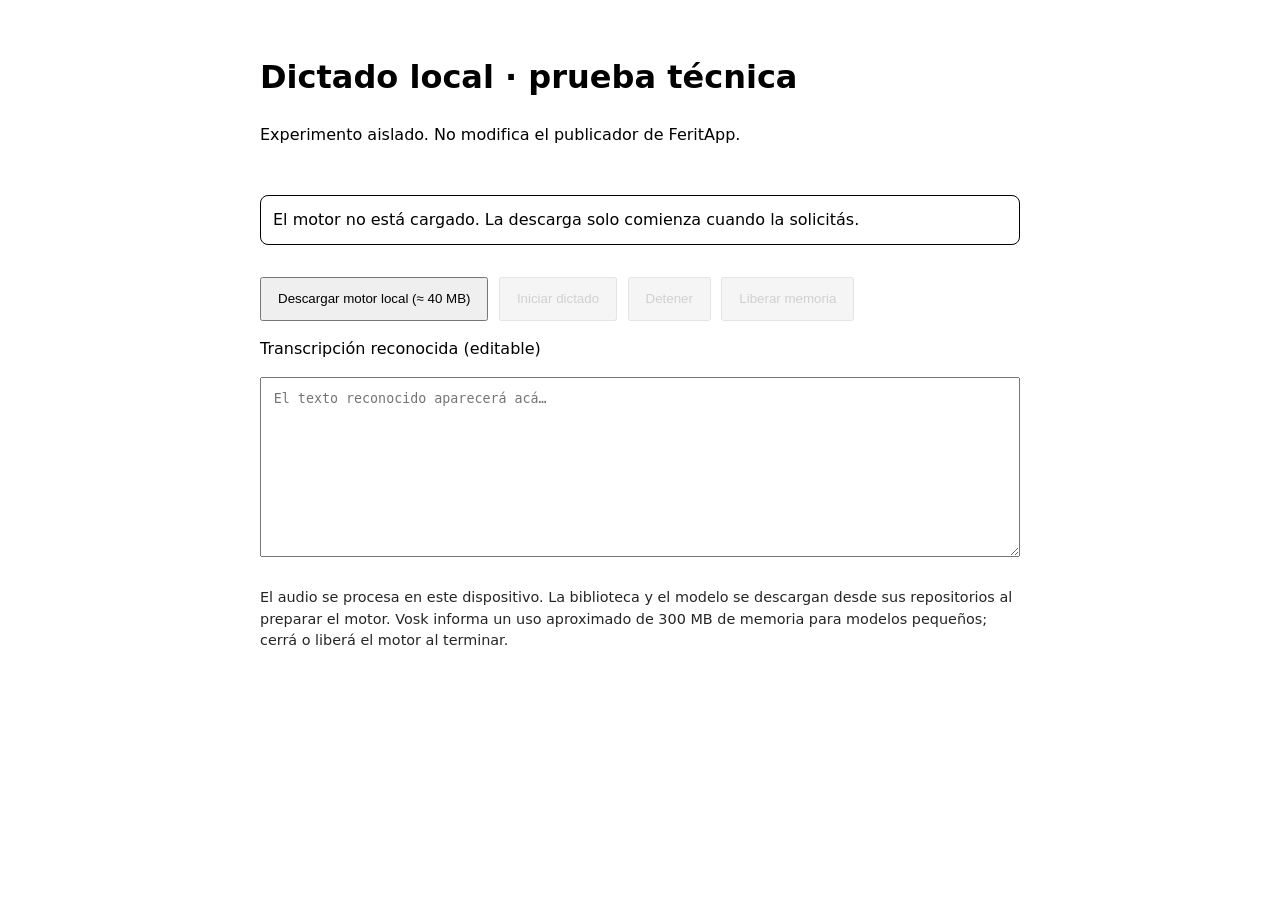
<file: tools/experiments/local-vosk/index.html>
<!doctype html>
<html lang="es">
<head>
  <meta charset="utf-8">
  <meta name="viewport" content="width=device-width, initial-scale=1">
  <meta name="robots" content="noindex,nofollow">
  <title>Experimento de dictado local · FeritApp</title>
  <style>
    :root { color-scheme: light dark; font: 16px/1.5 system-ui, sans-serif; }
    body { max-width: 760px; margin: 2rem auto; padding: 0 1rem; }
    main { display: grid; gap: 1rem; }
    .actions { display: flex; flex-wrap: wrap; gap: .65rem; }
    button { min-height: 44px; padding: .65rem 1rem; cursor: pointer; }
    button:disabled { cursor: not-allowed; opacity: .55; }
    textarea { width: 100%; min-height: 180px; box-sizing: border-box; padding: .8rem; }
    #status { padding: .75rem; border: 1px solid currentColor; border-radius: .5rem; }
    .warning { font-size: .9rem; opacity: .85; }
  </style>
  <script type="module" src="./app.js"></script>
</head>
<body>
  <main>
    <header>
      <h1>Dictado local · prueba técnica</h1>
      <p>Experimento aislado. No modifica el publicador de FeritApp.</p>
    </header>
    <p id="status" role="status" aria-live="polite">El motor no está cargado. La descarga solo comienza cuando la solicitás.</p>
    <div class="actions">
      <button id="loadEngine" type="button">Descargar motor local (≈ 40 MB)</button>
      <button id="startDictation" type="button" disabled>Iniciar dictado</button>
      <button id="stopDictation" type="button" disabled>Detener</button>
      <button id="releaseEngine" type="button" disabled>Liberar memoria</button>
    </div>
    <label for="transcript">Transcripción reconocida (editable)</label>
    <textarea id="transcript" maxlength="4000" placeholder="El texto reconocido aparecerá acá…"></textarea>
    <p class="warning">El audio se procesa en este dispositivo. La biblioteca y el modelo se descargan desde sus repositorios al preparar el motor. Vosk informa un uso aproximado de 300 MB de memoria para modelos pequeños; cerrá o liberá el motor al terminar.</p>
  </main>
</body>
</html>
</file>
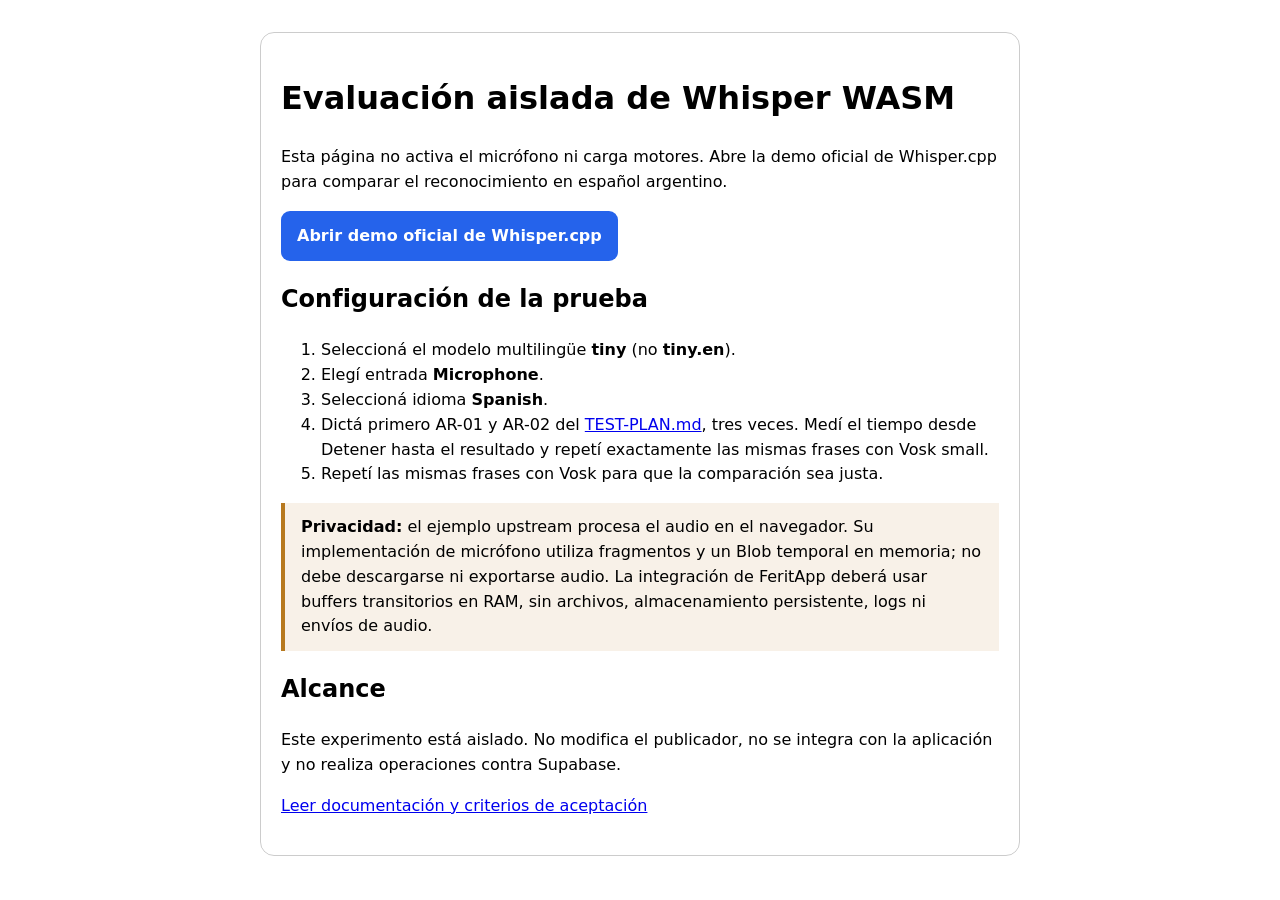
<file: tools/experiments/local-whisper/index.html>
<!doctype html>
<html lang="es">
<head>
  <meta charset="utf-8">
  <meta name="viewport" content="width=device-width, initial-scale=1">
  <meta name="robots" content="noindex,nofollow">
  <meta name="referrer" content="no-referrer">
  <title>Evaluación aislada de Whisper WASM</title>
  <style>
    :root { color-scheme: light dark; font-family: system-ui, sans-serif; }
    body { max-width: 760px; margin: 0 auto; padding: 2rem 1.25rem; line-height: 1.55; }
    main { border: 1px solid color-mix(in srgb, currentColor 20%, transparent); border-radius: 14px; padding: 1.25rem; }
    a { overflow-wrap: anywhere; }
    .notice { border-left: 4px solid #b7791f; padding: .75rem 1rem; background: color-mix(in srgb, #b7791f 10%, transparent); }
    .primary { display: inline-block; padding: .8rem 1rem; border-radius: 9px; background: #2563eb; color: white; font-weight: 650; text-decoration: none; }
  </style>
</head>
<body>
  <main>
    <h1>Evaluación aislada de Whisper WASM</h1>
    <p>Esta página no activa el micrófono ni carga motores. Abre la demo oficial de Whisper.cpp para comparar el reconocimiento en español argentino.</p>
    <p><a class="primary" href="https://ggml.ai/whisper.cpp/" target="_blank" rel="noopener noreferrer">Abrir demo oficial de Whisper.cpp</a></p>
    <h2>Configuración de la prueba</h2>
    <ol>
      <li>Seleccioná el modelo multilingüe <strong>tiny</strong> (no <strong>tiny.en</strong>).</li>
      <li>Elegí entrada <strong>Microphone</strong>.</li>
      <li>Seleccioná idioma <strong>Spanish</strong>.</li>
      <li>Dictá primero AR-01 y AR-02 del <a href="./TEST-PLAN.md">TEST-PLAN.md</a>, tres veces. Medí el tiempo desde Detener hasta el resultado y repetí exactamente las mismas frases con Vosk small.</li>
      <li>Repetí las mismas frases con Vosk para que la comparación sea justa.</li>
    </ol>
    <div class="notice">
      <strong>Privacidad:</strong> el ejemplo upstream procesa el audio en el navegador. Su implementación de micrófono utiliza fragmentos y un Blob temporal en memoria; no debe descargarse ni exportarse audio. La integración de FeritApp deberá usar buffers transitorios en RAM, sin archivos, almacenamiento persistente, logs ni envíos de audio.
    </div>
    <h2>Alcance</h2>
    <p>Este experimento está aislado. No modifica el publicador, no se integra con la aplicación y no realiza operaciones contra Supabase.</p>
    <p><a href="./README.md">Leer documentación y criterios de aceptación</a></p>
  </main>
</body>
</html>
</file>
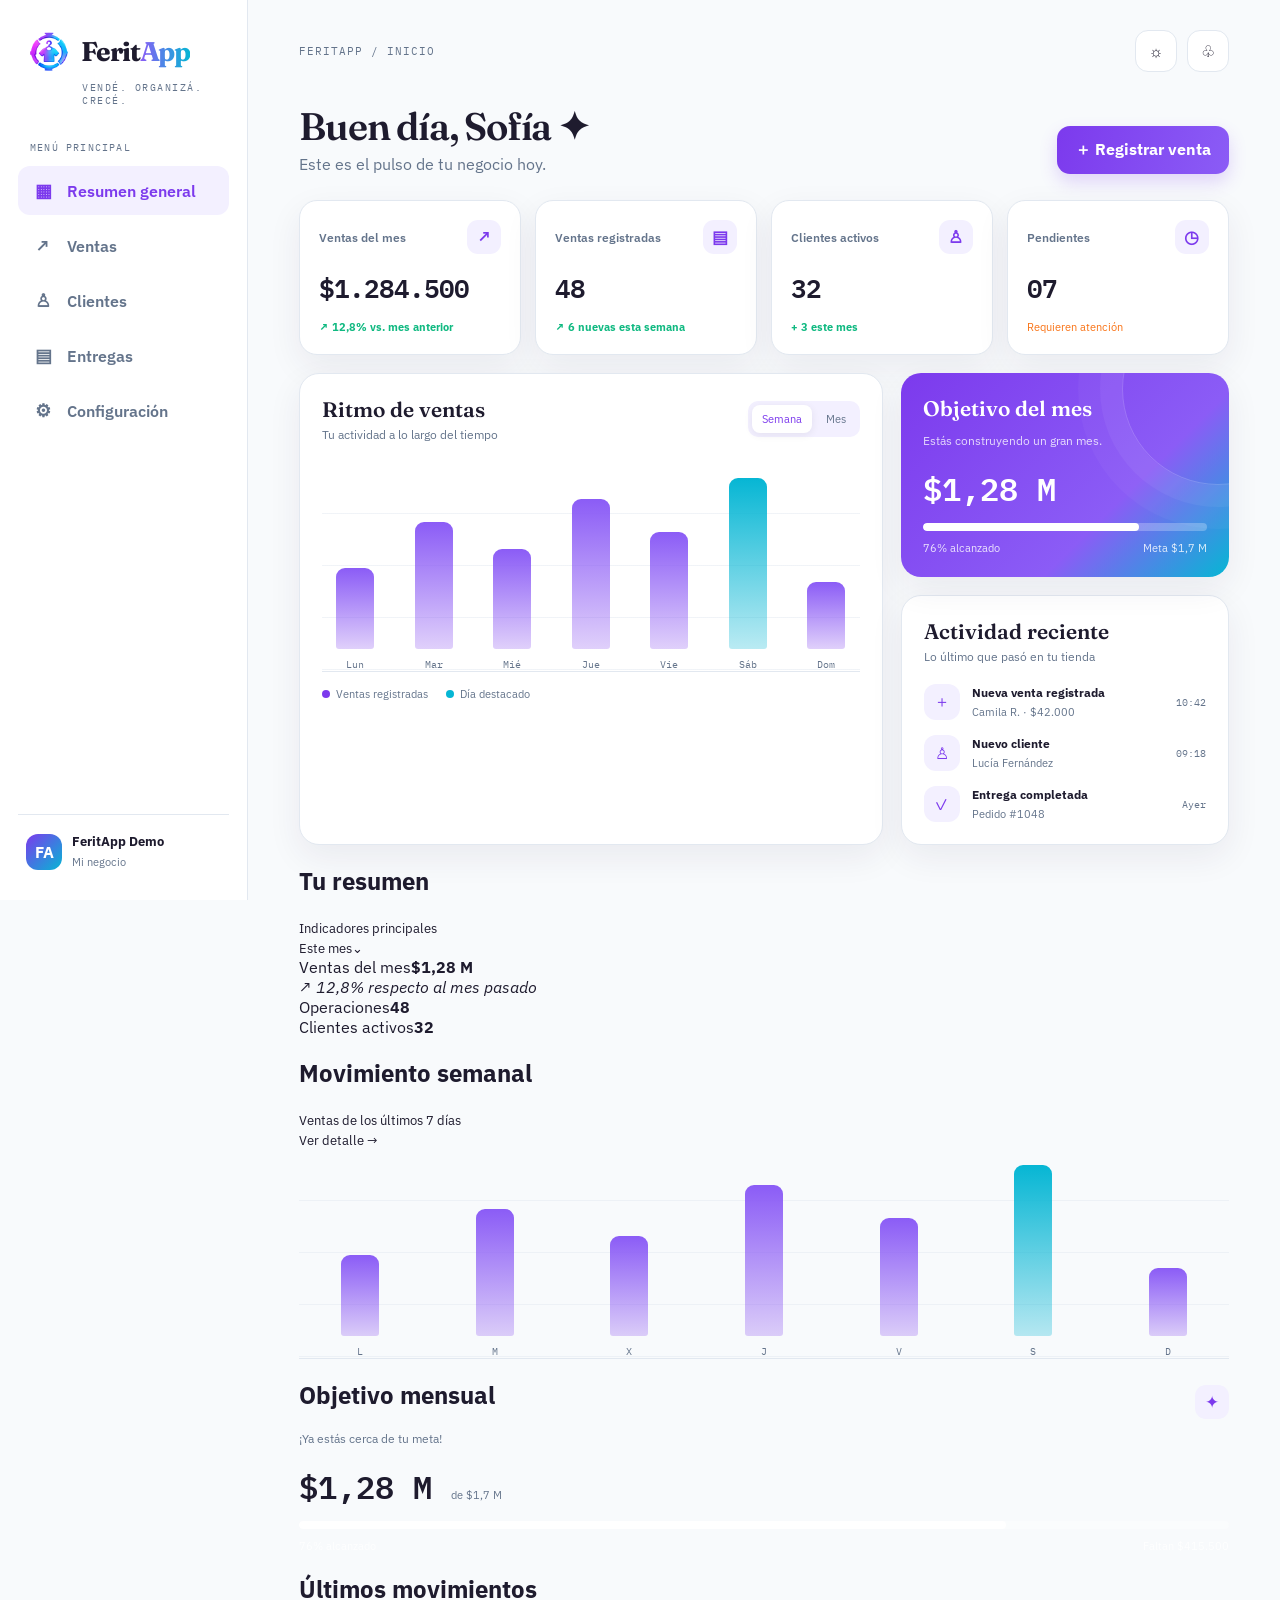
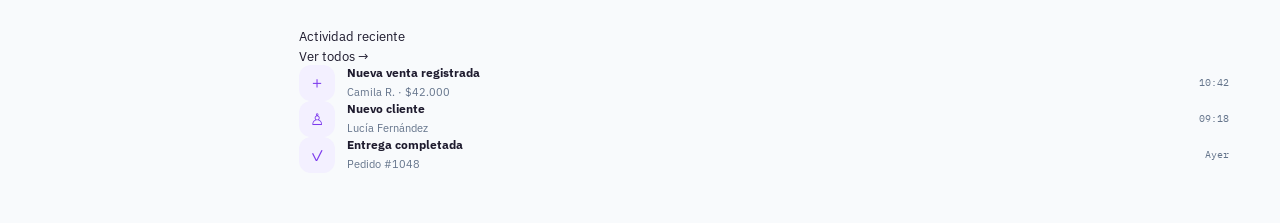
<file: mockups/dashboard-redesign-v2.html>
<!doctype html>
<html lang="es-AR" data-theme="light">
<head>
<meta charset="utf-8">
<meta name="viewport" content="width=device-width, initial-scale=1, viewport-fit=cover">
<meta name="theme-color" content="#f8fafc">
<title>FeritApp · Dashboard conceptual v2</title>
<style>
@import url('https://fonts.googleapis.com/css2?family=Fraunces:opsz,wght@9..144,500;9..144,600;9..144,700&family=IBM+Plex+Sans:wght@400;500;600;700&family=IBM+Plex+Mono:wght@400;500;600&display=swap');
:root{--bg:#f8fafc;--surface:#fff;--surface-2:#f3f0ff;--surface-3:#ede7fe;--primary:#7c3aed;--primary-soft:#8b5cf6;--primary-rgb:124,58,237;--secondary:#06b6d4;--success:#10b981;--warning:#f97316;--danger:#ef4444;--text:#1e1b2e;--muted:#64748b;--border:#e2e8f0;--display:'Fraunces',serif;--body:'IBM Plex Sans',sans-serif;--mono:'IBM Plex Mono',monospace;--shadow:0 12px 34px rgba(40,28,70,.07)}
[data-theme="dark"]{--bg:#14101f;--surface:#1e1b2e;--surface-2:#262238;--surface-3:#322c4a;--primary:#9f75ff;--primary-soft:#c4b5fd;--primary-rgb:159,117,255;--secondary:#22d3ee;--success:#34d399;--warning:#fb923c;--danger:#f87171;--text:#f1f0fe;--muted:#a8a2c0;--border:#352f4d;--shadow:0 12px 34px rgba(0,0,0,.2)}
*{box-sizing:border-box}body{margin:0;background:var(--bg);color:var(--text);font-family:var(--body);min-height:100vh}button{font:inherit;cursor:pointer}button:focus-visible{outline:3px solid var(--secondary);outline-offset:3px}.app{min-height:100vh}.sidebar{position:fixed;inset:0 auto 0 0;width:248px;padding:30px 18px;background:var(--surface);border-right:1px solid var(--border);display:flex;flex-direction:column;z-index:5}.brand{display:flex;align-items:center;gap:11px;padding:0 10px 34px}.brand img{width:42px;height:42px;object-fit:contain;border-radius:12px}.brand-name{font:700 27px var(--display);letter-spacing:-1.1px}.brand-name b{background:linear-gradient(90deg,var(--primary-soft),var(--secondary));background-clip:text;color:transparent}.slogan{font:10px var(--mono);letter-spacing:1.5px;color:var(--muted);margin:-25px 0 34px 64px}.nav-label{font:10px var(--mono);letter-spacing:1.2px;color:var(--muted);padding:0 12px 12px}.nav{display:grid;gap:6px}.nav button{border:0;background:transparent;color:var(--muted);padding:13px 14px;border-radius:12px;text-align:left;display:flex;align-items:center;gap:13px;font-weight:600}.nav button.active{background:var(--surface-2);color:var(--primary)}.nav .ico{width:22px;text-align:center;font-size:18px}.side-bottom{margin-top:auto;border-top:1px solid var(--border);padding:18px 8px 0}.profile{display:flex;gap:10px;align-items:center}.avatar{width:36px;height:36px;border-radius:12px;background:linear-gradient(135deg,var(--primary),var(--secondary));color:white;display:grid;place-items:center;font-weight:700}.profile strong{display:block;font-size:13px}.profile small{color:var(--muted);font-size:11px}.main{margin-left:248px;padding:30px clamp(24px,4vw,58px) 50px;max-width:1600px}.topbar{display:flex;justify-content:space-between;align-items:center;margin-bottom:34px}.crumb{font:11px var(--mono);color:var(--muted);letter-spacing:1px;text-transform:uppercase}.top-actions{display:flex;gap:10px}.icon-btn{width:42px;height:42px;border:1px solid var(--border);border-radius:13px;background:var(--surface);color:var(--text)}.hello{display:flex;align-items:end;justify-content:space-between;gap:24px;margin-bottom:26px}.hello h1{font:600 clamp(30px,3vw,42px)/1.05 var(--display);margin:0 0 8px;letter-spacing:-1.2px}.hello p{margin:0;color:var(--muted)}.primary-btn{border:0;background:linear-gradient(105deg,var(--primary),var(--primary-soft));color:#fff;border-radius:13px;padding:13px 18px;font-weight:700;box-shadow:0 8px 18px rgba(var(--primary-rgb),.2)}.kpis{display:grid;grid-template-columns:repeat(4,minmax(0,1fr));gap:14px;margin-bottom:18px}.kpi{background:var(--surface);border:1px solid var(--border);border-radius:18px;padding:19px;box-shadow:var(--shadow)}.kpi-top{display:flex;justify-content:space-between;align-items:center;color:var(--muted);font-size:12px;font-weight:600}.kpi-icon{width:34px;height:34px;border-radius:11px;background:var(--surface-2);display:grid;place-items:center;color:var(--primary);font-size:17px}.kpi strong{display:block;font:600 clamp(21px,2vw,28px) var(--mono);margin:13px 0 8px;letter-spacing:-1px}.trend{font-size:11px;color:var(--success);font-weight:700}.content-grid{display:grid;grid-template-columns:minmax(0,1.6fr) minmax(280px,.9fr);gap:18px}.panel{background:var(--surface);border:1px solid var(--border);border-radius:20px;padding:22px;box-shadow:var(--shadow)}.panel-head{display:flex;justify-content:space-between;align-items:center;gap:12px;margin-bottom:20px}.panel h2{font:600 21px var(--display);margin:0}.panel-sub{color:var(--muted);font-size:12px;margin-top:5px}.tabs{display:flex;gap:4px;padding:4px;background:var(--surface-2);border-radius:10px}.tabs button{border:0;border-radius:8px;background:transparent;color:var(--muted);padding:7px 10px;font-size:11px}.tabs button.active{background:var(--surface);color:var(--primary);box-shadow:0 2px 8px #1e1b2e12}.chart{height:210px;display:flex;align-items:end;gap:clamp(8px,2vw,22px);padding:16px 5px 0;border-bottom:1px solid var(--border);background:repeating-linear-gradient(to bottom,transparent 0,transparent 51px,var(--border) 52px)}.bar-wrap{flex:1;height:100%;display:flex;flex-direction:column;justify-content:end;align-items:center;gap:9px}.bar{width:min(38px,70%);height:var(--h);background:linear-gradient(180deg,var(--primary-soft),rgba(var(--primary-rgb),.24));border-radius:9px 9px 3px 3px;min-height:8px}.bar.current{background:linear-gradient(180deg,var(--secondary),rgba(6,182,212,.28))}.bar-label{font:10px var(--mono);color:var(--muted)}.chart-legend{display:flex;gap:18px;margin-top:15px;color:var(--muted);font-size:11px}.dot{display:inline-block;width:8px;height:8px;border-radius:50%;background:var(--primary);margin-right:6px}.dot.cyan{background:var(--secondary)}.side-stack{display:grid;gap:18px;align-content:start}.goal{background:linear-gradient(135deg,#7c3aed,#8b5cf6 65%,#06b6d4);border:0;color:white;position:relative;overflow:hidden}.goal:after{content:"";position:absolute;width:190px;height:190px;border:1px solid #ffffff30;border-radius:50%;right:-85px;top:-80px;box-shadow:0 0 0 22px #ffffff0c,0 0 0 44px #ffffff08}.goal h2{color:white}.goal p{color:#ffffffc9;font-size:12px}.goal-value{font:600 32px var(--mono);margin:16px 0 10px}.progress{height:8px;background:#ffffff40;border-radius:20px;overflow:hidden}.progress span{display:block;width:76%;height:100%;background:#fff;border-radius:20px}.goal-foot{display:flex;justify-content:space-between;margin-top:10px;color:#ffffffd6;font-size:11px}.activity{display:grid;gap:15px}.activity-row{display:flex;align-items:center;gap:12px}.activity-icon{width:36px;height:36px;border-radius:12px;background:var(--surface-2);display:grid;place-items:center;color:var(--primary)}.activity-row strong{display:block;font-size:12px}.activity-row small{color:var(--muted);font-size:11px}.activity-row time{margin-left:auto;color:var(--muted);font:10px var(--mono);white-space:nowrap}.mobile-header,.mobile-nav,.mobile-hero,.quick-actions{display:none}.modal-backdrop{position:fixed;inset:0;background:#17112680;display:none;place-items:center;padding:18px;z-index:20}.modal-backdrop.open{display:grid}.modal{width:min(100%,420px);background:var(--surface);color:var(--text);border:1px solid var(--border);border-radius:22px;padding:24px}.modal h2{font:600 24px var(--display);margin:0 0 16px}.modal input{width:100%;padding:13px;border:1px solid var(--border);border-radius:11px;background:var(--bg);color:var(--text);margin:8px 0 15px}.modal-actions{display:flex;justify-content:end;gap:9px}.secondary-btn{padding:12px 15px;border:1px solid var(--border);background:var(--surface);color:var(--text);border-radius:12px}
@media(max-width:1050px){.sidebar{width:210px}.main{margin-left:210px;padding:26px 24px}.kpis{grid-template-columns:repeat(2,minmax(0,1fr))}.content-grid{grid-template-columns:1fr}.side-stack{grid-template-columns:1fr 1fr}}
@media(max-width:680px){
 body{padding-bottom:calc(82px + env(safe-area-inset-bottom))}
 .sidebar,.topbar,.hello,.kpis,.content-grid{display:none}
 .main{margin:0;padding:0 0 30px}
 .mobile-header{display:flex;align-items:center;justify-content:space-between;padding:calc(14px + env(safe-area-inset-top)) 19px 13px;background:var(--surface);border-bottom:1px solid var(--border)}
 .mobile-brand{display:flex;align-items:center;gap:9px}.mobile-brand img{width:34px;height:34px;object-fit:contain}.mobile-brand span{font:700 23px var(--display)}.mobile-brand b{color:var(--primary)}
 .mobile-header-actions{display:flex;gap:8px}.mobile-header .icon-btn{width:38px;height:38px}
 .mobile-hero{display:block;margin:17px 15px 0;padding:23px 22px 20px;background:linear-gradient(135deg,#6d28d9,#8b5cf6 68%,#0891b2);color:white;border-radius:23px;box-shadow:0 14px 30px rgba(124,58,237,.2);position:relative;overflow:hidden}
 .mobile-hero:after{content:"";position:absolute;width:180px;height:180px;border-radius:50%;border:1px solid #ffffff35;right:-72px;top:-86px;box-shadow:0 0 0 18px #ffffff10,0 0 0 38px #ffffff08}
 .mobile-hero .eyebrow{font:10px var(--mono);letter-spacing:1.6px;color:#ffffffbd;text-transform:uppercase}
 .mobile-hero h1{font:600 27px/1.1 var(--display);margin:9px 0 5px;max-width:240px}
 .mobile-hero p{font-size:12px;color:#ffffffc9;margin:0}
 .hero-number{font:600 31px var(--mono);letter-spacing:-1.5px;margin:20px 0 3px}.hero-meta{display:flex;justify-content:space-between;align-items:center;font-size:11px;color:#ffffffd8}.hero-cta{margin-top:16px;border:1px solid #ffffff75;background:#ffffff20;color:white;border-radius:11px;padding:10px 13px;font-weight:700}
 .quick-actions{display:flex;gap:9px;overflow-x:auto;padding:16px 15px 4px;scrollbar-width:none}.quick-actions::-webkit-scrollbar{display:none}.quick-actions button{white-space:nowrap;border:1px solid var(--border);background:var(--surface);color:var(--text);border-radius:30px;padding:10px 14px;font-size:11px;font-weight:700;box-shadow:0 4px 12px #1e1b2e08}.quick-actions button:first-child{background:var(--surface-2);border-color:#d8c8ff;color:var(--primary)}
 .mobile-section{display:block;padding:21px 15px 0}.mobile-section-head{display:flex;align-items:end;justify-content:space-between;margin-bottom:12px}.mobile-section h2{font:600 20px var(--display);margin:0}.mobile-section small{color:var(--muted);font-size:11px}
 .mobile-kpis{display:grid;grid-template-columns:1.15fr 1fr;gap:10px}.mobile-kpi{background:var(--surface);border:1px solid var(--border);border-radius:17px;padding:15px;min-height:104px}.mobile-kpi.feature{grid-row:span 2;background:var(--surface-2);border-color:#ded2ff;display:flex;flex-direction:column;justify-content:space-between}.mobile-kpi label{display:block;color:var(--muted);font-size:11px;font-weight:600}.mobile-kpi strong{display:block;font:600 21px var(--mono);margin-top:9px;letter-spacing:-1px}.mobile-kpi.feature strong{font-size:24px;color:var(--primary)}.mobile-kpi em{font-style:normal;color:var(--success);font-size:10px;font-weight:700}
 .mobile-chart{background:var(--surface);border:1px solid var(--border);border-radius:18px;padding:16px}.mobile-chart .chart{height:142px;gap:10px;background:repeating-linear-gradient(to bottom,transparent 0,transparent 34px,var(--border) 35px);padding-top:8px}.mobile-chart .bar{width:100%;max-width:25px}.mobile-chart .bar-label{font-size:9px}
 .mobile-goal{margin:17px 15px 0;padding:18px;background:var(--surface);border:1px solid var(--border);border-radius:18px}.mobile-goal .goal-value{font-size:26px;color:var(--primary);margin:8px 0}.mobile-goal .progress{background:var(--surface-3)}.mobile-goal .progress span{background:linear-gradient(90deg,var(--primary),var(--secondary))}.mobile-goal .goal-foot{color:var(--muted)}
 .mobile-activity{display:grid;gap:0;background:var(--surface);border:1px solid var(--border);border-radius:17px;padding:0 14px}.mobile-activity .activity-row{padding:13px 0;border-bottom:1px solid var(--border)}.mobile-activity .activity-row:last-child{border:0}.mobile-activity .activity-row time{font-size:9px}
 .mobile-nav{display:flex;position:fixed;z-index:10;bottom:0;left:0;right:0;justify-content:space-around;align-items:center;padding:9px 8px calc(9px + env(safe-area-inset-bottom));background:color-mix(in srgb,var(--surface) 92%,transparent);backdrop-filter:blur(18px);border-top:1px solid var(--border)}
 .mobile-nav button{border:0;background:transparent;color:var(--muted);display:grid;gap:4px;justify-items:center;min-width:58px;font-size:9px}.mobile-nav button span{font-size:19px}.mobile-nav button.active{color:var(--primary);font-weight:700}.mobile-nav .nav-add{width:45px;height:45px;border-radius:15px;background:linear-gradient(135deg,var(--primary),var(--primary-soft));color:white;box-shadow:0 6px 16px rgba(var(--primary-rgb),.28);font-size:23px;display:grid;place-items:center;margin-top:-22px}
}
@media(prefers-reduced-motion:reduce){*,*:before,*:after{scroll-behavior:auto!important;transition:none!important;animation:none!important}}
</style>
</head>
<body>
<div class="app">
<aside class="sidebar">
 <div class="brand"><img src="../assets/images/feritapp-icon.png" alt=""><span class="brand-name">Ferit<b>App</b></span></div><p class="slogan">VENDÉ. ORGANIZÁ. CRECÉ.</p>
 <div class="nav-label">MENÚ PRINCIPAL</div><nav class="nav" aria-label="Navegación principal">
  <button class="active"><span class="ico">▦</span>Resumen general</button><button><span class="ico">↗</span>Ventas</button><button><span class="ico">♙</span>Clientes</button><button><span class="ico">▤</span>Entregas</button><button><span class="ico">⚙</span>Configuración</button>
 </nav>
 <div class="side-bottom"><div class="profile"><div class="avatar">FA</div><div><strong>FeritApp Demo</strong><small>Mi negocio</small></div></div></div>
</aside>
<main class="main">
 <div class="mobile-header"><div class="mobile-brand"><img src="../assets/images/feritapp-icon.png" alt=""><span>Ferit<b>App</b></span></div><div class="mobile-header-actions"><button class="icon-btn" aria-label="Cambiar tema" id="themeMobile">☼</button><button class="icon-btn" aria-label="Notificaciones">♧</button></div></div>
 <div class="topbar"><div class="crumb">FERITAPP / INICIO</div><div class="top-actions"><button class="icon-btn" aria-label="Cambiar tema" id="themeDesktop">☼</button><button class="icon-btn" aria-label="Notificaciones">♧</button></div></div>
 <section class="hello"><div><h1>Buen día, Sofía <span aria-hidden="true">✦</span></h1><p>Este es el pulso de tu negocio hoy.</p></div><button class="primary-btn open-sale">＋ Registrar venta</button></section>
 <section class="kpis">
  <article class="kpi"><div class="kpi-top">Ventas del mes <span class="kpi-icon">↗</span></div><strong>$1.284.500</strong><span class="trend">↗ 12,8% vs. mes anterior</span></article>
  <article class="kpi"><div class="kpi-top">Ventas registradas <span class="kpi-icon">▤</span></div><strong>48</strong><span class="trend">↗ 6 nuevas esta semana</span></article>
  <article class="kpi"><div class="kpi-top">Clientes activos <span class="kpi-icon">♙</span></div><strong>32</strong><span class="trend">+ 3 este mes</span></article>
  <article class="kpi"><div class="kpi-top">Pendientes <span class="kpi-icon">◷</span></div><strong>07</strong><span style="font-size:11px;color:var(--warning)">Requieren atención</span></article>
 </section>
 <div class="content-grid">
  <section class="panel"><div class="panel-head"><div><h2>Ritmo de ventas</h2><div class="panel-sub">Tu actividad a lo largo del tiempo</div></div><div class="tabs"><button class="active" data-period="week">Semana</button><button data-period="month">Mes</button></div></div>
   <div class="chart" id="desktopChart"><div class="bar-wrap"><div class="bar" style="--h:42%"></div><span class="bar-label">Lun</span></div><div class="bar-wrap"><div class="bar" style="--h:66%"></div><span class="bar-label">Mar</span></div><div class="bar-wrap"><div class="bar" style="--h:52%"></div><span class="bar-label">Mié</span></div><div class="bar-wrap"><div class="bar" style="--h:78%"></div><span class="bar-label">Jue</span></div><div class="bar-wrap"><div class="bar" style="--h:61%"></div><span class="bar-label">Vie</span></div><div class="bar-wrap"><div class="bar current" style="--h:92%"></div><span class="bar-label">Sáb</span></div><div class="bar-wrap"><div class="bar" style="--h:35%"></div><span class="bar-label">Dom</span></div></div>
   <div class="chart-legend"><span><i class="dot"></i>Ventas registradas</span><span><i class="dot cyan"></i>Día destacado</span></div>
  </section>
  <div class="side-stack">
   <section class="panel goal"><h2>Objetivo del mes</h2><p>Estás construyendo un gran mes.</p><div class="goal-value">$1,28 M</div><div class="progress"><span></span></div><div class="goal-foot"><span>76% alcanzado</span><span>Meta $1,7 M</span></div></section>
   <section class="panel"><div class="panel-head"><div><h2>Actividad reciente</h2><div class="panel-sub">Lo último que pasó en tu tienda</div></div></div><div class="activity">
    <div class="activity-row"><span class="activity-icon">＋</span><div><strong>Nueva venta registrada</strong><small>Camila R. · $42.000</small></div><time>10:42</time></div>
    <div class="activity-row"><span class="activity-icon">♙</span><div><strong>Nuevo cliente</strong><small>Lucía Fernández</small></div><time>09:18</time></div>
    <div class="activity-row"><span class="activity-icon">✓</span><div><strong>Entrega completada</strong><small>Pedido #1048</small></div><time>Ayer</time></div>
   </div></section>
  </div>
 </div>
 <section class="mobile-hero"><div class="eyebrow">MIÉRCOLES · RESUMEN DEL DÍA</div><h1>¡Hola, Sofía! Tu negocio va en marcha.</h1><p>Así se mueve tu tienda este mes.</p><div class="hero-number">$1.284.500</div><div class="hero-meta"><span>Ventas acumuladas</span><span>↗ 12,8% este mes</span></div><button class="hero-cta open-sale">＋ Registrar una venta</button></section>
 <div class="quick-actions"><button class="open-sale">＋ Nueva venta</button><button>♙ Agregar cliente</button><button>▤ Ver entregas</button></div>
 <section class="mobile-section"><div class="mobile-section-head"><div><h2>Tu resumen</h2><small>Indicadores principales</small></div><small>Este mes⌄</small></div><div class="mobile-kpis">
  <article class="mobile-kpi feature"><div><label>Ventas del mes</label><strong>$1,28 M</strong></div><em>↗ 12,8% respecto al mes pasado</em></article>
  <article class="mobile-kpi"><label>Operaciones</label><strong>48</strong></article><article class="mobile-kpi"><label>Clientes activos</label><strong>32</strong></article>
 </div></section>
 <section class="mobile-section"><div class="mobile-section-head"><div><h2>Movimiento semanal</h2><small>Ventas de los últimos 7 días</small></div><small>Ver detalle →</small></div><div class="mobile-chart"><div class="chart"><div class="bar-wrap"><div class="bar" style="--h:42%"></div><span class="bar-label">L</span></div><div class="bar-wrap"><div class="bar" style="--h:66%"></div><span class="bar-label">M</span></div><div class="bar-wrap"><div class="bar" style="--h:52%"></div><span class="bar-label">X</span></div><div class="bar-wrap"><div class="bar" style="--h:78%"></div><span class="bar-label">J</span></div><div class="bar-wrap"><div class="bar" style="--h:61%"></div><span class="bar-label">V</span></div><div class="bar-wrap"><div class="bar current" style="--h:92%"></div><span class="bar-label">S</span></div><div class="bar-wrap"><div class="bar" style="--h:35%"></div><span class="bar-label">D</span></div></div></div></section>
 <section class="mobile-goal"><div class="panel-head" style="margin:0"><div><h2>Objetivo mensual</h2><div class="panel-sub">¡Ya estás cerca de tu meta!</div></div><span class="kpi-icon">✦</span></div><div class="goal-value">$1,28 M <small style="font:11px var(--body);color:var(--muted)">de $1,7 M</small></div><div class="progress"><span></span></div><div class="goal-foot"><span>76% alcanzado</span><span>Faltan $415.500</span></div></section>
 <section class="mobile-section"><div class="mobile-section-head"><div><h2>Últimos movimientos</h2><small>Actividad reciente</small></div><small>Ver todos →</small></div><div class="mobile-activity">
  <div class="activity-row"><span class="activity-icon">＋</span><div><strong>Nueva venta registrada</strong><small>Camila R. · $42.000</small></div><time>10:42</time></div>
  <div class="activity-row"><span class="activity-icon">♙</span><div><strong>Nuevo cliente</strong><small>Lucía Fernández</small></div><time>09:18</time></div>
  <div class="activity-row"><span class="activity-icon">✓</span><div><strong>Entrega completada</strong><small>Pedido #1048</small></div><time>Ayer</time></div>
 </div></section>
 <nav class="mobile-nav" aria-label="Navegación inferior"><button class="active"><span>▦</span>Inicio</button><button><span>↗</span>Ventas</button><button class="nav-add open-sale" aria-label="Nueva venta">＋</button><button><span>♙</span>Clientes</button><button><span>☰</span>Más</button></nav>
</main>
</div>
<div class="modal-backdrop" id="saleModal" role="dialog" aria-modal="true" aria-labelledby="modalTitle"><div class="modal"><h2 id="modalTitle">Registrar venta</h2><label for="saleAmount">Importe de demostración (ARS)</label><input id="saleAmount" type="number" min="1" placeholder="Ej. 42000"><div class="modal-actions"><button class="secondary-btn" id="closeModal">Cancelar</button><button class="primary-btn" id="saveSale">Agregar al ejemplo</button></div><p id="modalNote" style="font-size:11px;color:var(--muted);margin-bottom:0">Solo cambia el prototipo local; no guarda datos reales.</p></div></div>
<script>
const root=document.documentElement;function toggleTheme(){const next=root.dataset.theme==='light'?'dark':'light';root.dataset.theme=next;document.querySelector('meta[name="theme-color"]').content=next==='light'?'#f8fafc':'#14101f'}['themeDesktop','themeMobile'].forEach(id=>document.getElementById(id)?.addEventListener('click',toggleTheme));
document.querySelectorAll('[data-period]').forEach(btn=>btn.addEventListener('click',()=>{document.querySelectorAll('[data-period]').forEach(b=>b.classList.toggle('active',b===btn));const month=btn.dataset.period==='month';document.querySelectorAll('#desktopChart .bar').forEach((bar,i)=>bar.style.setProperty('--h',(month?[48,72,63,85,58,96,76]:[42,66,52,78,61,92,35])[i]+'%'))}));
const modal=document.getElementById('saleModal');document.querySelectorAll('.open-sale').forEach(b=>b.addEventListener('click',()=>modal.classList.add('open')));document.getElementById('closeModal').addEventListener('click',()=>modal.classList.remove('open'));modal.addEventListener('click',e=>{if(e.target===modal)modal.classList.remove('open')});document.getElementById('saveSale').addEventListener('click',()=>{const amount=Number(document.getElementById('saleAmount').value);if(!amount||amount<1){document.getElementById('saleAmount').focus();return}document.getElementById('modalNote').textContent='Venta de ejemplo agregada: $'+amount.toLocaleString('es-AR')+'. No se guardó en ningún servicio.';document.getElementById('saleAmount').value='';setTimeout(()=>modal.classList.remove('open'),1100)});
document.querySelectorAll('.nav button,.mobile-nav button:not(.nav-add)').forEach(btn=>btn.addEventListener('click',()=>{const group=btn.closest('.nav')||btn.closest('.mobile-nav');group.querySelectorAll('button').forEach(b=>b.classList.toggle('active',b===btn))}));
</script>
</body></html>
</file>
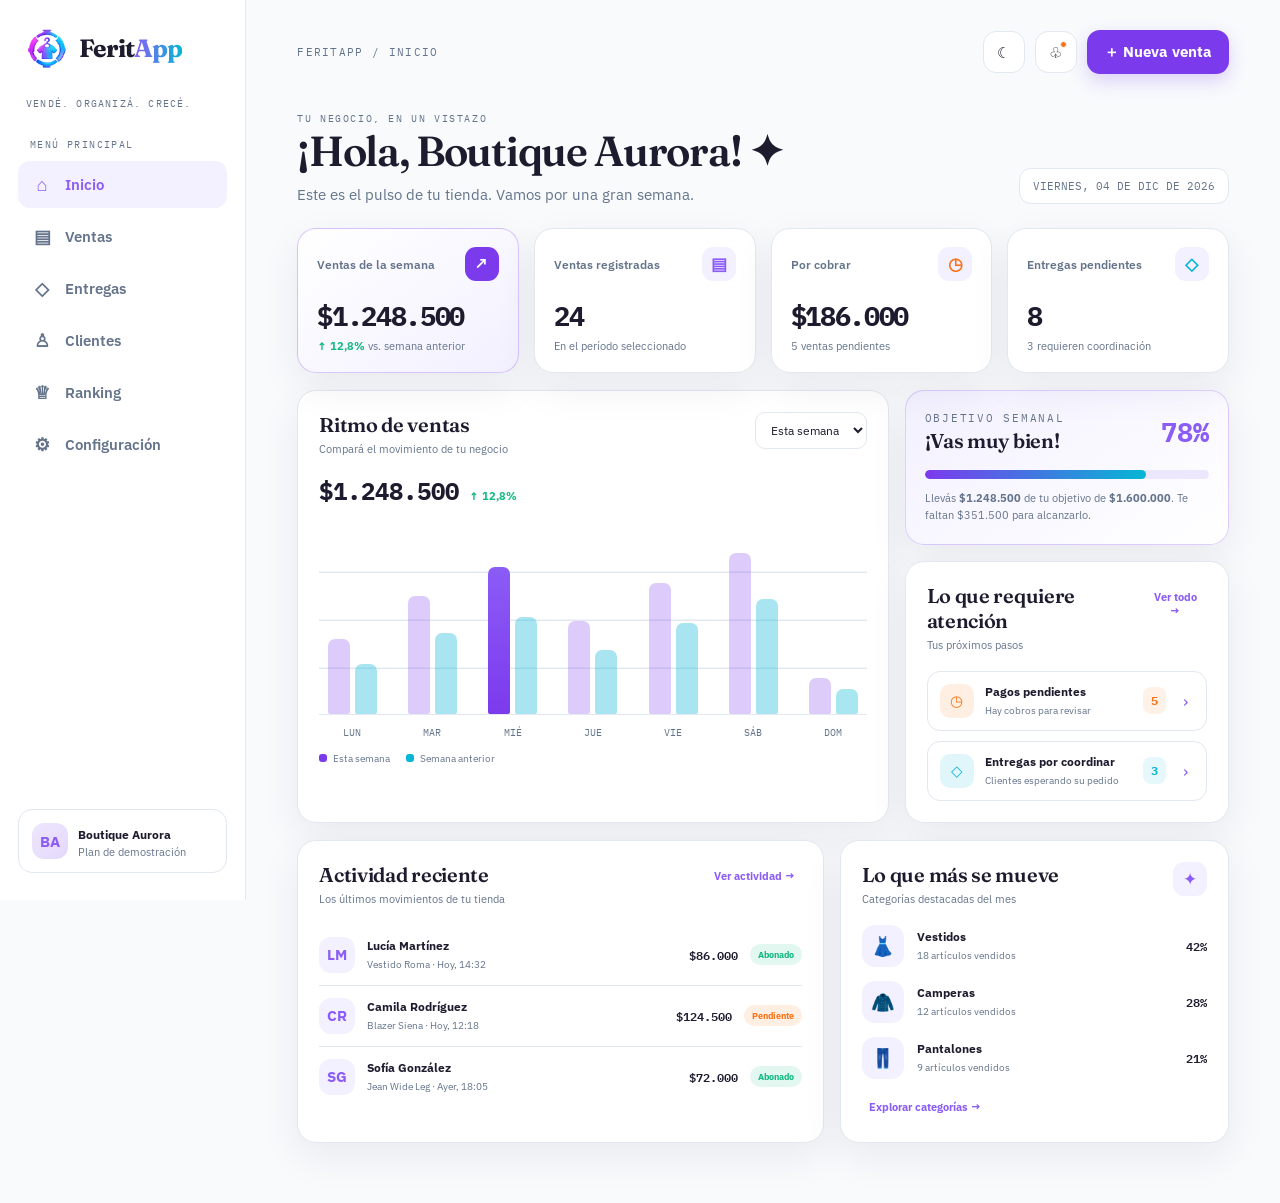
<file: mockups/dashboard-redesign.html>
<!doctype html>
<html lang="es-AR" data-theme="light">
<head>
<meta charset="utf-8">
<meta name="viewport" content="width=device-width,initial-scale=1,viewport-fit=cover">
<meta name="theme-color" content="#01172f">
<title>FeritApp · Dashboard conceptual</title>
<style>
@import url('https://fonts.googleapis.com/css2?family=Fraunces:opsz,wght@9..144,500;9..144,600;9..144,700&family=IBM+Plex+Sans:wght@400;500;600;700&family=IBM+Plex+Mono:wght@400;500;600;700&display=swap');
:root{--bg:#f8fafc;--surface:#fff;--surface-2:#f3f0ff;--surface-3:#ede7fe;--primary:#7c3aed;--primary-soft:#8b5cf6;--primary-rgb:124,58,237;--secondary:#06b6d4;--warning:#f97316;--success:#10b981;--danger:#ef4444;--text:#1e1b2e;--muted:#64748b;--border:#e2e8f0;--display:'Fraunces',Georgia,serif;--body:'IBM Plex Sans',Arial,sans-serif;--mono:'IBM Plex Mono',monospace;--shadow:0 14px 40px rgba(35,25,70,.07)}
[data-theme=dark]{--bg:#14101f;--surface:#1e1b2e;--surface-2:#262238;--surface-3:#322c4a;--primary:#9f75ff;--primary-soft:#c4b5fd;--primary-rgb:159,117,255;--secondary:#22d3ee;--warning:#fb923c;--success:#34d399;--danger:#f87171;--text:#f1f0fe;--muted:#a8a2c0;--border:#352f4d;--shadow:0 14px 40px rgba(0,0,0,.18)}
*{box-sizing:border-box}body{margin:0;background:var(--bg);color:var(--text);font:15px var(--body);min-height:100vh}button,select{font:inherit}button{cursor:pointer}a{color:inherit;text-decoration:none}.app{min-height:100vh}.sidebar{position:fixed;inset:0 auto 0 0;width:246px;background:var(--surface);border-right:1px solid var(--border);padding:27px 18px;display:flex;flex-direction:column;z-index:5}.brand{display:flex;align-items:center;gap:11px;padding:0 8px 28px}.brand img{width:42px;height:42px;object-fit:contain}.brand-name{font:700 25px var(--display);letter-spacing:-1px}.brand-name b{background:linear-gradient(90deg,var(--primary-soft),var(--secondary));background-clip:text;color:transparent}.slogan{font:10px var(--mono);letter-spacing:.12em;color:var(--muted);padding:0 8px 28px}.nav-label{font:10px var(--mono);letter-spacing:.14em;color:var(--muted);padding:0 12px 10px}.nav{display:grid;gap:5px}.nav button{border:0;background:transparent;color:var(--muted);padding:12px 13px;border-radius:12px;text-align:left;display:flex;align-items:center;gap:12px;font-weight:600}.nav button span:first-child{font-size:18px;width:22px;text-align:center}.nav button.active,.nav button:hover{background:var(--surface-2);color:var(--primary-soft)}.sidebar-bottom{margin-top:auto;display:grid;gap:12px}.profile-mini{display:flex;gap:10px;align-items:center;padding:13px;border:1px solid var(--border);border-radius:14px}.avatar{width:36px;height:36px;border-radius:12px;background:linear-gradient(135deg,var(--surface-3),rgba(var(--primary-rgb),.2));display:grid;place-items:center;color:var(--primary-soft);font-weight:700}.profile-mini small{display:block;color:var(--muted);font-size:11px;margin-top:2px}.main{margin-left:246px;padding:30px clamp(22px,4vw,58px) 60px;max-width:1700px}.topbar{display:flex;justify-content:space-between;align-items:center;gap:18px;margin-bottom:30px}.crumb{font:11px var(--mono);letter-spacing:.12em;color:var(--muted);text-transform:uppercase}.top-actions{display:flex;align-items:center;gap:10px}.icon-btn{width:42px;height:42px;border-radius:13px;border:1px solid var(--border);background:var(--surface);color:var(--text);display:grid;place-items:center;position:relative}.dot{position:absolute;width:7px;height:7px;border-radius:50%;background:var(--warning);top:9px;right:9px;border:1px solid var(--surface)}.primary-btn{border:0;border-radius:13px;background:var(--primary);color:white;padding:12px 17px;font-weight:700;box-shadow:0 7px 18px rgba(var(--primary-rgb),.22)}.primary-btn:hover{filter:brightness(1.06);transform:translateY(-1px)}.welcome{display:flex;justify-content:space-between;align-items:flex-end;gap:20px;margin-bottom:24px}.eyebrow{font:10px var(--mono);letter-spacing:.16em;color:var(--primary-soft);text-transform:uppercase;margin:0 0 8px}.welcome h1{font:600 clamp(30px,4vw,42px) var(--display);letter-spacing:-1.3px;margin:0}.welcome p{color:var(--muted);margin:8px 0 0}.date-chip{border:1px solid var(--border);background:var(--surface);border-radius:12px;padding:10px 13px;color:var(--muted);font:11px var(--mono);white-space:nowrap}.grid{display:grid;grid-template-columns:repeat(4,minmax(0,1fr));gap:15px}.card{background:var(--surface);border:1px solid var(--border);border-radius:19px;box-shadow:var(--shadow)}.metric{padding:18px 19px;min-height:145px;position:relative;overflow:hidden}.metric-head{display:flex;justify-content:space-between;align-items:center;color:var(--muted);font-size:12px;font-weight:600}.metric-icon{width:34px;height:34px;border-radius:11px;background:var(--surface-2);color:var(--primary-soft);display:grid;place-items:center;font-size:17px}.metric-value{font:700 clamp(22px,2.1vw,29px) var(--mono);letter-spacing:-1.3px;margin:17px 0 6px}.metric-foot{font-size:11px;color:var(--muted)}.positive{color:var(--success);font-weight:700}.metric.accent{background:linear-gradient(145deg,var(--surface),var(--surface-2));border-color:rgba(var(--primary-rgb),.28)}.metric.accent .metric-icon{background:var(--primary);color:#fff}.content-grid{display:grid;grid-template-columns:minmax(0,1.55fr) minmax(280px,.85fr);gap:16px;margin-top:17px}.panel{padding:21px}.panel-head{display:flex;justify-content:space-between;align-items:flex-start;gap:12px;margin-bottom:19px}.panel-title{font:600 20px var(--display);margin:0;letter-spacing:-.3px}.panel-sub{font-size:11px;color:var(--muted);margin:5px 0 0}.select{border:1px solid var(--border);border-radius:10px;background:var(--surface);color:var(--text);padding:9px 11px;font-size:12px}.chart-summary{display:flex;align-items:baseline;gap:10px;margin:4px 0 18px}.chart-summary strong{font:700 24px var(--mono)}.chart-summary span{font-size:11px;color:var(--success);font-weight:700}.chart{height:190px;display:flex;align-items:flex-end;gap:clamp(9px,2vw,22px);padding:10px 4px 0;border-bottom:1px solid var(--border);background:repeating-linear-gradient(to bottom,transparent 0,transparent 46px,var(--border) 47px,var(--border) 48px)}.bar-group{height:100%;flex:1;display:flex;align-items:flex-end;justify-content:center;gap:5px;position:relative}.bar{width:min(22px,40%);min-width:9px;border-radius:7px 7px 2px 2px;background:rgba(var(--primary-rgb),.26);transition:height .35s ease}.bar.current{background:linear-gradient(180deg,var(--primary-soft),var(--primary))}.bar.alt{background:rgba(6,182,212,.35)}.bar-label{position:absolute;bottom:-25px;font:10px var(--mono);color:var(--muted)}.chart-legend{display:flex;gap:16px;margin-top:37px;color:var(--muted);font-size:10px}.legend-dot{display:inline-block;width:8px;height:8px;border-radius:3px;margin-right:6px;background:var(--primary)}.legend-dot.alt{background:var(--secondary)}.goal{padding:19px;background:linear-gradient(145deg,var(--surface-2),var(--surface));border-color:rgba(var(--primary-rgb),.22)}.goal-top{display:flex;justify-content:space-between;align-items:center}.goal-number{font:700 27px var(--mono);color:var(--primary-soft)}.progress{height:9px;background:var(--surface-3);border-radius:99px;overflow:hidden;margin:17px 0 11px}.progress span{display:block;width:78%;height:100%;background:linear-gradient(90deg,var(--primary),var(--secondary));border-radius:99px}.goal p{color:var(--muted);font-size:11px;line-height:1.6;margin:0}.tasks{display:grid;gap:10px}.task{display:flex;align-items:center;gap:11px;padding:12px;border:1px solid var(--border);border-radius:13px}.task-icon{width:34px;height:34px;border-radius:10px;background:rgba(249,115,22,.12);color:var(--warning);display:grid;place-items:center}.task-copy{flex:1;min-width:0}.task-copy strong{font-size:12px;display:block}.task-copy small{font-size:10px;color:var(--muted)}.task-count{font:700 12px var(--mono);color:var(--warning);background:rgba(249,115,22,.1);padding:6px 8px;border-radius:8px}.task button{border:0;background:transparent;color:var(--primary-soft);font-size:17px}.bottom-grid{display:grid;grid-template-columns:minmax(0,1.15fr) minmax(280px,.85fr);gap:16px;margin-top:17px}.activity{display:grid}.activity-row{display:flex;align-items:center;gap:12px;padding:12px 0;border-top:1px solid var(--border)}.activity-row:first-child{border-top:0}.activity-avatar{width:36px;height:36px;border-radius:12px;background:var(--surface-2);color:var(--primary-soft);display:grid;place-items:center;font-weight:700}.activity-copy{flex:1}.activity-copy strong{font-size:12px;display:block}.activity-copy small{font-size:10px;color:var(--muted)}.activity-amount{font:600 12px var(--mono)}.status{font-size:9px;padding:5px 8px;border-radius:99px;background:rgba(16,185,129,.12);color:var(--success);font-weight:700}.status.pending{background:rgba(249,115,22,.12);color:var(--warning)}.category-row{display:flex;align-items:center;gap:13px;margin:14px 0}.category-icon{width:42px;height:42px;border-radius:13px;background:var(--surface-2);display:grid;place-items:center;font-size:19px}.category-info{flex:1}.category-info strong{font-size:12px;display:block}.category-info small{color:var(--muted);font-size:10px}.category-value{font:600 12px var(--mono)}.link-btn{border:0;background:transparent;color:var(--primary-soft);font-weight:700;font-size:11px;padding:7px}.mobile-brand,.mobile-nav{display:none}.modal-backdrop{position:fixed;inset:0;background:rgba(10,8,20,.5);backdrop-filter:blur(5px);display:none;align-items:center;justify-content:center;padding:20px;z-index:20}.modal-backdrop.open{display:flex}.modal{width:min(100%,430px);background:var(--surface);border:1px solid var(--border);border-radius:22px;padding:24px;box-shadow:0 25px 80px rgba(0,0,0,.25)}.modal h2{font:600 25px var(--display);margin:0 0 7px}.modal p{color:var(--muted);font-size:12px;margin:0 0 18px}.field{display:grid;gap:6px;margin:12px 0}.field label{font-size:11px;font-weight:700}.field input{border:1px solid var(--border);border-radius:11px;background:var(--bg);color:var(--text);padding:12px;font:14px var(--body)}.modal-actions{display:flex;justify-content:flex-end;gap:9px;margin-top:18px}.secondary-btn{border:1px solid var(--border);background:var(--surface);color:var(--text);border-radius:11px;padding:10px 14px;font-weight:600}.toast{position:fixed;left:50%;bottom:25px;transform:translate(-50%,20px);opacity:0;background:var(--text);color:var(--surface);padding:11px 16px;border-radius:12px;font-size:12px;z-index:30;transition:.2s;pointer-events:none}.toast.show{opacity:1;transform:translate(-50%,0)}
@media(max-width:1100px){.grid{grid-template-columns:repeat(2,minmax(0,1fr))}.content-grid,.bottom-grid{grid-template-columns:1fr}.main{padding-right:25px;padding-left:25px}}
@media(max-width:700px){.sidebar{display:none}.main{margin:0;padding:18px 15px calc(92px + env(safe-area-inset-bottom))}.topbar{margin-bottom:22px}.mobile-brand{display:flex;align-items:center;gap:9px}.mobile-brand img{width:32px;height:32px;object-fit:contain}.mobile-brand strong{font:700 20px var(--display)}.mobile-brand b{background:linear-gradient(90deg,var(--primary-soft),var(--secondary));background-clip:text;color:transparent}.crumb{display:none}.top-actions{gap:7px}.top-actions .primary-btn{font-size:0;padding:10px 13px}.top-actions .primary-btn:after{content:'+';font-size:20px}.welcome{display:block;margin-bottom:18px}.welcome h1{font-size:31px}.date-chip{display:inline-block;margin-top:13px}.grid{gap:9px}.metric{padding:14px;min-height:132px;border-radius:16px}.metric-head{font-size:10px}.metric-icon{width:30px;height:30px}.metric-value{font-size:19px;margin:14px 0 5px}.metric-foot{font-size:9px}.panel{padding:16px;border-radius:17px}.panel-title{font-size:18px}.chart{height:160px;gap:8px}.bar{min-width:7px}.goal-number{font-size:23px}.mobile-nav{display:flex;position:fixed;inset:auto 0 0;background:var(--surface);border-top:1px solid var(--border);padding:9px 8px calc(9px + env(safe-area-inset-bottom));justify-content:space-around;z-index:10}.mobile-nav button{border:0;background:transparent;color:var(--muted);font-size:10px;display:grid;gap:4px;justify-items:center;min-width:52px}.mobile-nav button span{font-size:18px}.mobile-nav button.active{color:var(--primary-soft)}.mobile-nav .fab{width:48px;height:48px;margin-top:-22px;border-radius:16px;background:var(--primary);color:white;font-size:23px;box-shadow:0 6px 17px rgba(var(--primary-rgb),.3)}.activity-amount{font-size:10px}.status{display:none}}
@media(prefers-reduced-motion:reduce){*,*:before,*:after{scroll-behavior:auto!important;transition:none!important;animation:none!important}}
</style>
</head>
<body>
<div class="app">
<aside class="sidebar">
 <div class="brand"><img src="../assets/images/feritapp-icon.png" alt="Logo FeritApp"><div class="brand-name">Ferit<b>App</b></div></div>
 <div class="slogan">VENDÉ. ORGANIZÁ. CRECÉ.</div>
 <div class="nav-label">MENÚ PRINCIPAL</div>
 <nav class="nav" aria-label="Navegación de demostración">
  <button class="active" data-nav="Inicio"><span>⌂</span> Inicio</button><button data-nav="Ventas"><span>▤</span> Ventas</button><button data-nav="Entregas"><span>◇</span> Entregas</button><button data-nav="Clientes"><span>♙</span> Clientes</button><button data-nav="Ranking"><span>♕</span> Ranking</button><button data-nav="Configuración"><span>⚙</span> Configuración</button>
 </nav>
 <div class="sidebar-bottom"><div class="profile-mini"><div class="avatar">BA</div><div><strong style="font-size:12px">Boutique Aurora</strong><small>Plan de demostración</small></div></div></div>
</aside>
<main class="main">
 <div class="topbar"><div class="mobile-brand"><img src="../assets/images/feritapp-icon.png" alt=""><strong>Ferit<b>App</b></strong></div><div class="crumb">FERITAPP / INICIO</div><div class="top-actions"><button class="icon-btn" id="themeToggle" aria-label="Cambiar tema" title="Cambiar tema">☾</button><button class="icon-btn" id="notifyBtn" aria-label="Notificaciones" title="Notificaciones">♧<i class="dot"></i></button><button class="primary-btn" id="newSaleTop">＋ Nueva venta</button></div></div>
 <section class="welcome"><div><p class="eyebrow">TU NEGOCIO, EN UN VISTAZO</p><h1>¡Hola, Boutique Aurora! <span aria-hidden="true">✦</span></h1><p>Este es el pulso de tu tienda. Vamos por una gran semana.</p></div><div class="date-chip" id="dateChip">MIÉRCOLES · 11 NOV 2026</div></section>
 <section class="grid" aria-label="Indicadores principales">
  <article class="card metric accent"><div class="metric-head"><span>Ventas de la semana</span><span class="metric-icon">↗</span></div><div class="metric-value" id="salesMetric">$1.248.500</div><div class="metric-foot"><span class="positive">↑ 12,8%</span> vs. semana anterior</div></article>
  <article class="card metric"><div class="metric-head"><span>Ventas registradas</span><span class="metric-icon">▤</span></div><div class="metric-value" id="countMetric">24</div><div class="metric-foot">En el período seleccionado</div></article>
  <article class="card metric"><div class="metric-head"><span>Por cobrar</span><span class="metric-icon" style="color:var(--warning)">◷</span></div><div class="metric-value">$186.000</div><div class="metric-foot">5 ventas pendientes</div></article>
  <article class="card metric"><div class="metric-head"><span>Entregas pendientes</span><span class="metric-icon" style="color:var(--secondary)">◇</span></div><div class="metric-value">8</div><div class="metric-foot">3 requieren coordinación</div></article>
 </section>
 <section class="content-grid">
  <article class="card panel">
   <div class="panel-head"><div><h2 class="panel-title">Ritmo de ventas</h2><p class="panel-sub">Compará el movimiento de tu negocio</p></div><select class="select" id="periodSelect" aria-label="Período del gráfico"><option value="week">Esta semana</option><option value="month">Este mes</option></select></div>
   <div class="chart-summary"><strong id="chartTotal">$1.248.500</strong><span id="chartChange">↑ 12,8%</span></div>
   <div class="chart" id="chart" role="img" aria-label="Gráfico ilustrativo de ventas por día">
    <div class="bar-group"><i class="bar" style="height:42%"></i><i class="bar alt" style="height:28%"></i><span class="bar-label">LUN</span></div><div class="bar-group"><i class="bar" style="height:66%"></i><i class="bar alt" style="height:45%"></i><span class="bar-label">MAR</span></div><div class="bar-group"><i class="bar current" style="height:82%"></i><i class="bar alt" style="height:54%"></i><span class="bar-label">MIÉ</span></div><div class="bar-group"><i class="bar" style="height:52%"></i><i class="bar alt" style="height:36%"></i><span class="bar-label">JUE</span></div><div class="bar-group"><i class="bar" style="height:73%"></i><i class="bar alt" style="height:51%"></i><span class="bar-label">VIE</span></div><div class="bar-group"><i class="bar" style="height:90%"></i><i class="bar alt" style="height:64%"></i><span class="bar-label">SÁB</span></div><div class="bar-group"><i class="bar" style="height:20%"></i><i class="bar alt" style="height:14%"></i><span class="bar-label">DOM</span></div>
   </div><div class="chart-legend"><span><i class="legend-dot"></i>Esta semana</span><span><i class="legend-dot alt"></i>Semana anterior</span></div>
  </article>
  <div style="display:grid;gap:16px">
   <article class="card panel goal"><div class="goal-top"><div><p class="eyebrow">OBJETIVO SEMANAL</p><h2 class="panel-title">¡Vas muy bien!</h2></div><strong class="goal-number">78%</strong></div><div class="progress"><span></span></div><p>Llevás <strong>$1.248.500</strong> de tu objetivo de <strong>$1.600.000</strong>. Te faltan $351.500 para alcanzarlo.</p></article>
   <article class="card panel"><div class="panel-head"><div><h2 class="panel-title">Lo que requiere atención</h2><p class="panel-sub">Tus próximos pasos</p></div><button class="link-btn" id="viewTasks">Ver todo →</button></div><div class="tasks"><div class="task"><div class="task-icon">◷</div><div class="task-copy"><strong>Pagos pendientes</strong><small>Hay cobros para revisar</small></div><span class="task-count">5</span><button aria-label="Ver pagos pendientes" data-task="Pagos pendientes">›</button></div><div class="task"><div class="task-icon" style="background:rgba(6,182,212,.12);color:var(--secondary)">◇</div><div class="task-copy"><strong>Entregas por coordinar</strong><small>Clientes esperando su pedido</small></div><span class="task-count" style="color:var(--secondary);background:rgba(6,182,212,.1)">3</span><button aria-label="Ver entregas" data-task="Entregas">›</button></div></div></article>
  </div>
 </section>
 <section class="bottom-grid">
  <article class="card panel"><div class="panel-head"><div><h2 class="panel-title">Actividad reciente</h2><p class="panel-sub">Los últimos movimientos de tu tienda</p></div><button class="link-btn" id="allActivity">Ver actividad →</button></div><div class="activity">
   <div class="activity-row"><div class="activity-avatar">LM</div><div class="activity-copy"><strong>Lucía Martínez</strong><small>Vestido Roma · Hoy, 14:32</small></div><span class="activity-amount">$86.000</span><span class="status">Abonado</span></div>
   <div class="activity-row"><div class="activity-avatar">CR</div><div class="activity-copy"><strong>Camila Rodríguez</strong><small>Blazer Siena · Hoy, 12:18</small></div><span class="activity-amount">$124.500</span><span class="status pending">Pendiente</span></div>
   <div class="activity-row"><div class="activity-avatar">SG</div><div class="activity-copy"><strong>Sofía González</strong><small>Jean Wide Leg · Ayer, 18:05</small></div><span class="activity-amount">$72.000</span><span class="status">Abonado</span></div>
  </div></article>
  <article class="card panel"><div class="panel-head"><div><h2 class="panel-title">Lo que más se mueve</h2><p class="panel-sub">Categorías destacadas del mes</p></div><span class="metric-icon">✦</span></div>
   <div class="category-row"><div class="category-icon">👗</div><div class="category-info"><strong>Vestidos</strong><small>18 artículos vendidos</small></div><span class="category-value">42%</span></div>
   <div class="category-row"><div class="category-icon">🧥</div><div class="category-info"><strong>Camperas</strong><small>12 artículos vendidos</small></div><span class="category-value">28%</span></div>
   <div class="category-row"><div class="category-icon">👖</div><div class="category-info"><strong>Pantalones</strong><small>9 artículos vendidos</small></div><span class="category-value">21%</span></div>
   <button class="link-btn" id="categoryDetails">Explorar categorías →</button>
  </article>
 </section>
</main>
<nav class="mobile-nav" aria-label="Navegación móvil"><button class="active" data-nav="Inicio"><span>⌂</span>Inicio</button><button data-nav="Ventas"><span>▤</span>Ventas</button><button class="fab" id="newSaleMobile" aria-label="Nueva venta">＋</button><button data-nav="Entregas"><span>◇</span>Entregas</button><button data-nav="Más"><span>⋯</span>Más</button></nav>
</div>
<div class="modal-backdrop" id="saleModal" role="dialog" aria-modal="true" aria-labelledby="modalTitle"><div class="modal"><h2 id="modalTitle">Nueva venta</h2><p>Vista conceptual: este formulario no guarda datos ni se conecta a Supabase.</p><div class="field"><label for="clientName">Nombre del cliente</label><input id="clientName" placeholder="Ej. Martina López"></div><div class="field"><label for="saleAmount">Importe (ARS)</label><input id="saleAmount" inputmode="numeric" placeholder="85000"></div><div class="modal-actions"><button class="secondary-btn" id="cancelModal">Cancelar</button><button class="primary-btn" id="saveDemo">Agregar a la demo</button></div></div></div>
<div class="toast" id="toast" role="status" aria-live="polite"></div>
<script>
const $=s=>document.querySelector(s);
const toast=(message)=>{const el=$('#toast');el.textContent=message;el.classList.add('show');clearTimeout(window.toastTimer);window.toastTimer=setTimeout(()=>el.classList.remove('show'),2300)};
function openModal(){$('#saleModal').classList.add('open');$('#clientName').focus()}
function closeModal(){$('#saleModal').classList.remove('open')}
$('#newSaleTop').addEventListener('click',openModal);$('#newSaleMobile').addEventListener('click',openModal);$('#cancelModal').addEventListener('click',closeModal);$('#saleModal').addEventListener('click',e=>{if(e.target.id==='saleModal')closeModal()});
$('#saveDemo').addEventListener('click',()=>{const name=$('#clientName').value.trim();const amount=Number($('#saleAmount').value.replace(/\D/g,''));if(!name||!amount){toast('Completá cliente e importe para la demostración.');return}const row=document.createElement('div');row.className='activity-row';const avatar=document.createElement('div');avatar.className='activity-avatar';avatar.textContent=name.split(/\s+/).slice(0,2).map(x=>x[0]).join('').toUpperCase();const copy=document.createElement('div');copy.className='activity-copy';const strong=document.createElement('strong');strong.textContent=name;const small=document.createElement('small');small.textContent='Venta agregada a la demo · Ahora';copy.append(strong,small);const value=document.createElement('span');value.className='activity-amount';value.textContent=amount.toLocaleString('es-AR',{style:'currency',currency:'ARS',maximumFractionDigits:0});const status=document.createElement('span');status.className='status';status.textContent='Demo';row.append(avatar,copy,value,status);$('.activity').prepend(row);closeModal();$('#clientName').value='';$('#saleAmount').value='';toast('Venta agregada solo a esta demostración.')});
$('#themeToggle').addEventListener('click',()=>{const root=document.documentElement;const dark=root.dataset.theme!=='dark';root.dataset.theme=dark?'dark':'light';$('#themeToggle').textContent=dark?'☀':'☾';toast(dark?'Tema oscuro activado':'Tema claro activado')});
document.querySelectorAll('[data-nav]').forEach(btn=>btn.addEventListener('click',()=>{document.querySelectorAll('[data-nav]').forEach(x=>x.classList.toggle('active',x.dataset.nav===btn.dataset.nav));toast(btn.dataset.nav==='Inicio'?'Ya estás en el Inicio':btn.dataset.nav+' · sección de ejemplo')}));
$('#periodSelect').addEventListener('change',e=>{const monthly=e.target.value==='month';$('#chartTotal').textContent=monthly?'$4.860.200':'$1.248.500';$('#chartChange').textContent=monthly?'↑ 9,4%':'↑ 12,8%';$('#salesMetric').textContent=monthly?'$4.860.200':'$1.248.500';$('#countMetric').textContent=monthly?'96':'24';document.querySelectorAll('.bar').forEach((bar,i)=>bar.style.height=(monthly?[55,72,86,62,92,77,48][i%7]:[42,66,82,52,73,90,20][i%7])+'%');toast(monthly?'Mostrando resumen mensual':'Mostrando resumen semanal')});
$('#notifyBtn').addEventListener('click',()=>toast('Tenés 5 pagos pendientes y 3 entregas para coordinar.'));
$('#viewTasks').addEventListener('click',()=>toast('Vista de pendientes: pagos y entregas.'));
document.querySelectorAll('[data-task]').forEach(b=>b.addEventListener('click',()=>toast('Abriendo '+b.dataset.task+' · vista conceptual')));
$('#allActivity').addEventListener('click',()=>toast('Historial completo · vista conceptual'));
$('#categoryDetails').addEventListener('click',()=>toast('Detalle de categorías · vista conceptual'));
const now=new Date();$('#dateChip').textContent=new Intl.DateTimeFormat('es-AR',{weekday:'long',day:'2-digit',month:'short',year:'numeric'}).format(now).toUpperCase();
document.addEventListener('keydown',e=>{if(e.key==='Escape')closeModal()});
</script>
</body>
</html>
</file>
